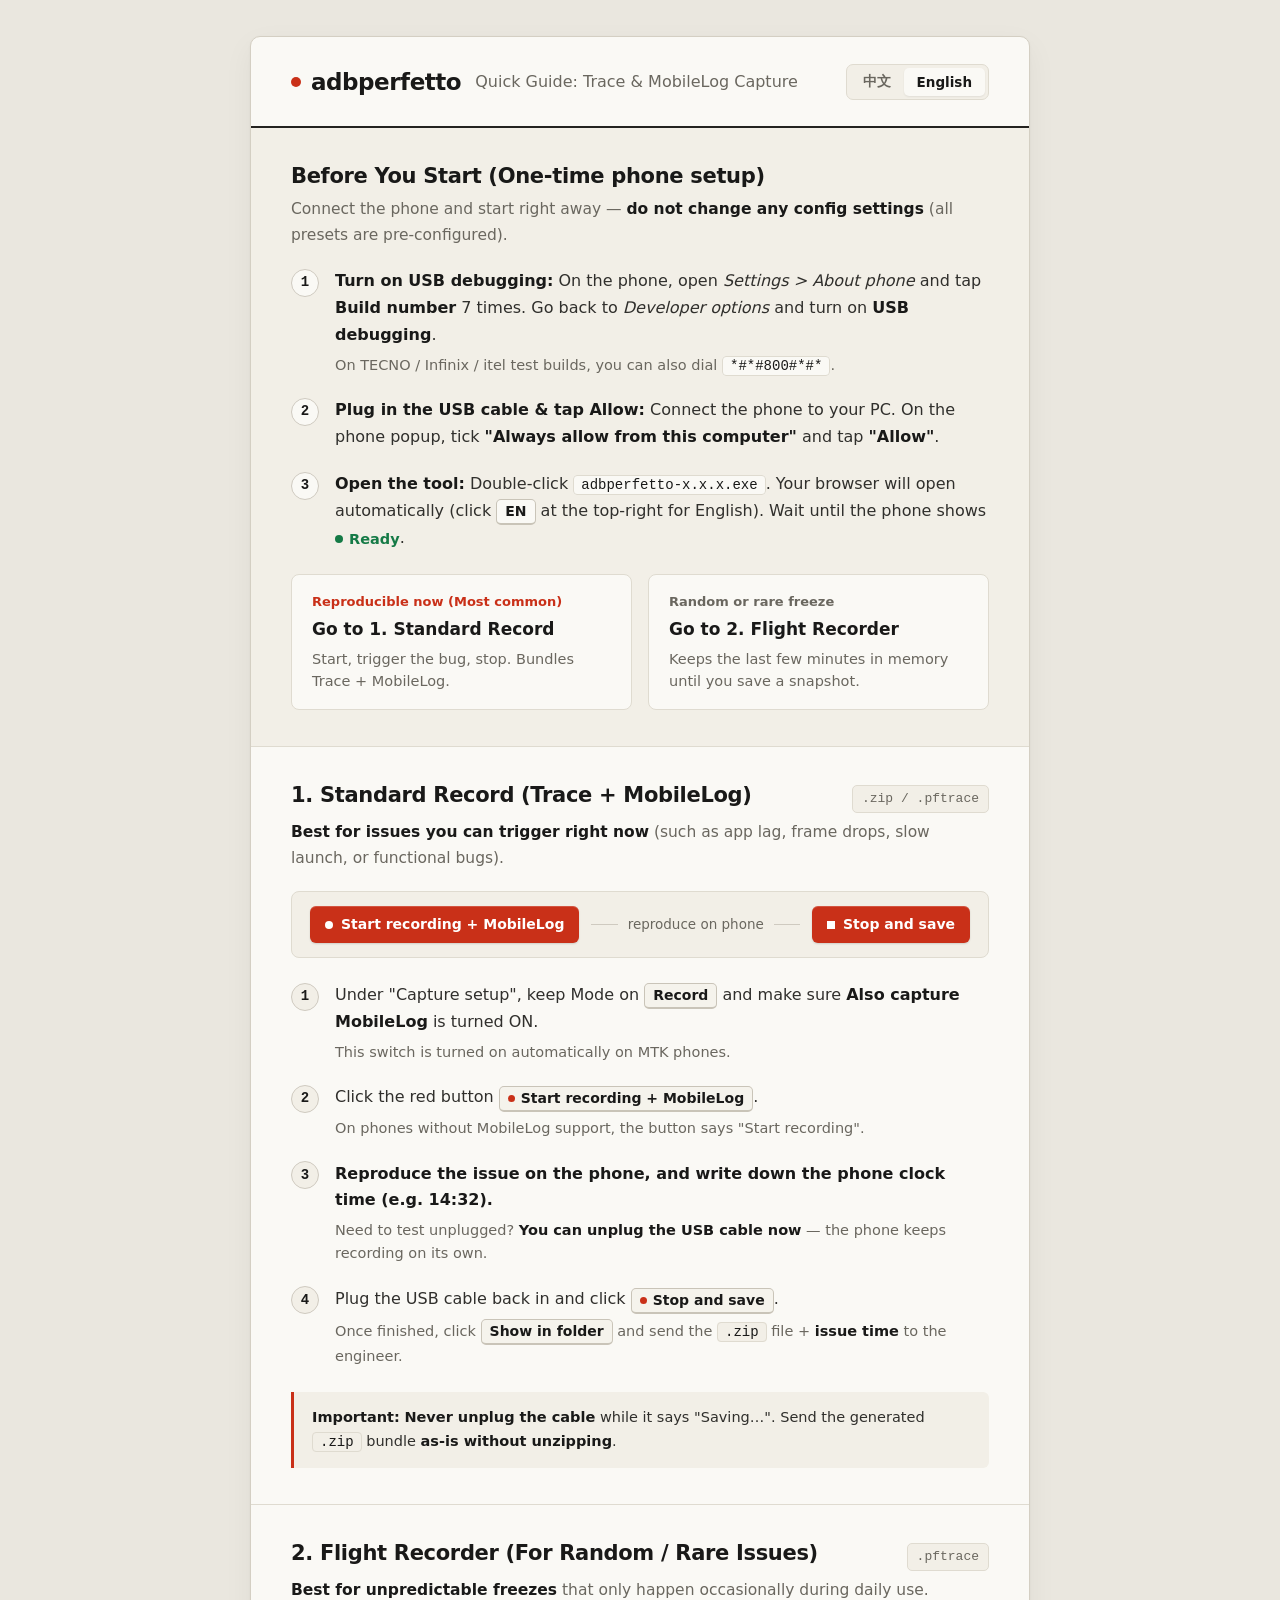
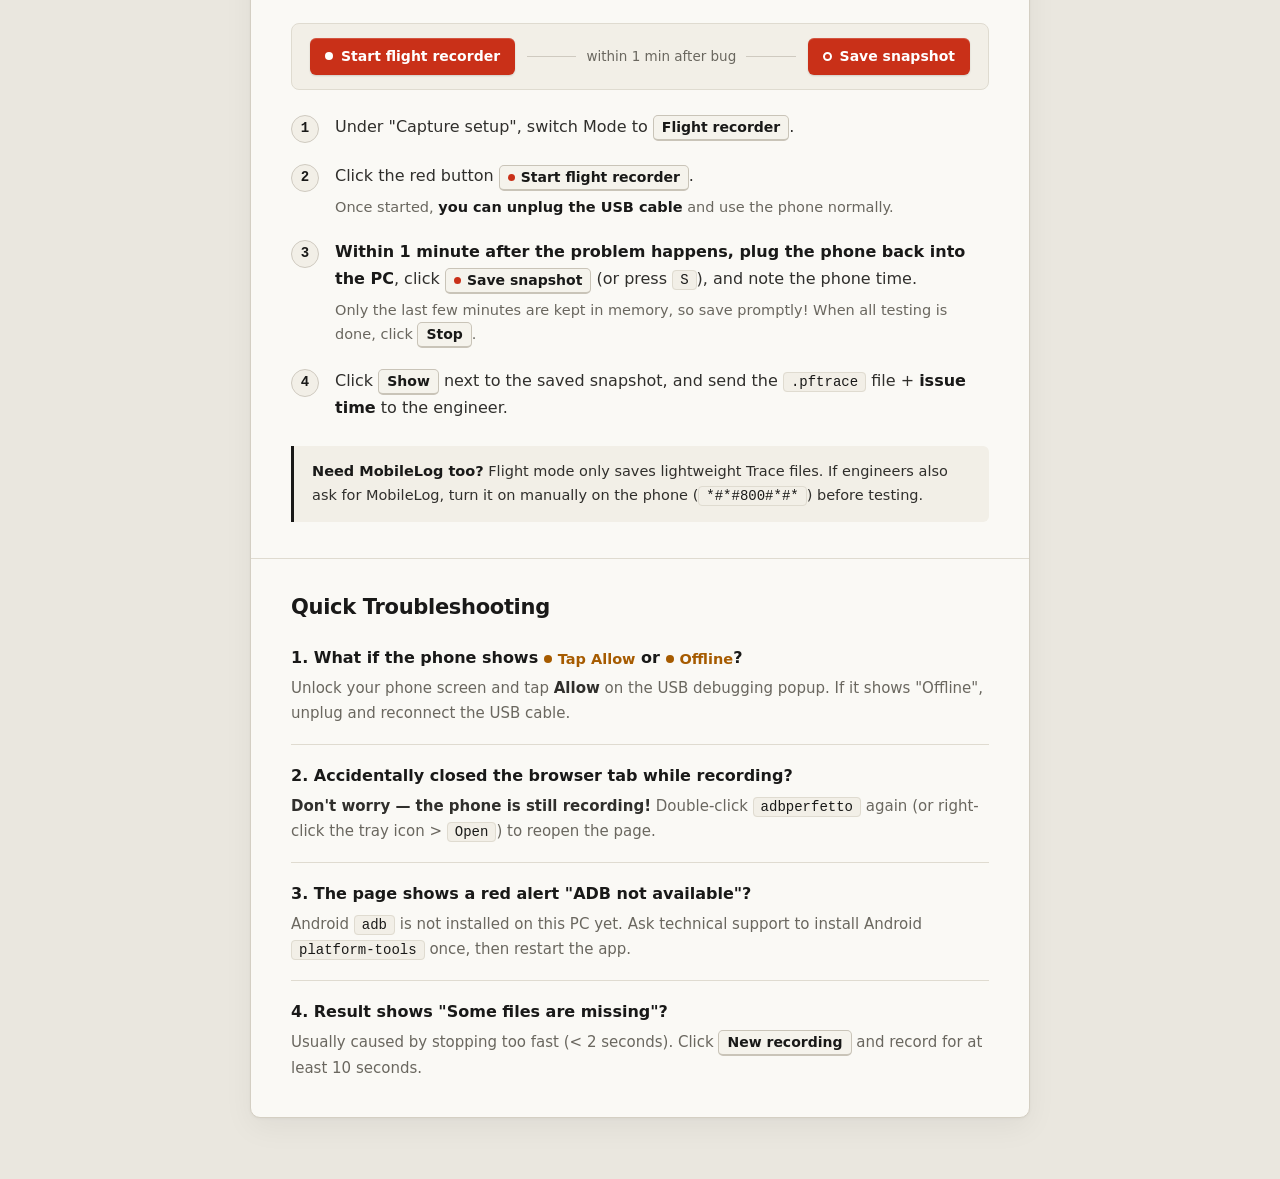
<file: docs/adbperfetto-user-guide.html>
<!DOCTYPE html>
<html lang="zh-CN">
<head>
<meta charset="utf-8">
<meta name="viewport" content="width=device-width, initial-scale=1">
<title>adbperfetto — 操作说明 / User Guide</title>
<style>
  :root {
    --bg-outer: #EAE7DF;
    --bg-paper: #FAF9F5;
    --bg-subtle: #F2EFE7;
    --bg-key: #F5F3EC;
    --rule: #DFDBD0;
    --rule-strong: #242320;
    --ink: #191918;
    --ink-body: #302F2C;
    --muted: #6A675F;
    --signal: #C93018;
    --live: #157A46;
    --amber: #A65B00;
    --font: "Segoe UI Variable Text", "Segoe UI", "PingFang SC",
            "Hiragino Sans GB", "Microsoft YaHei UI", system-ui, sans-serif;
    --mono: "Cascadia Mono", Consolas, monospace;
  }

  * { box-sizing: border-box; margin: 0; padding: 0; }

  html { scroll-behavior: smooth; }

  body {
    background: var(--bg-outer);
    color: var(--ink-body);
    font-family: var(--font);
    font-size: 16px;
    line-height: 1.75;
    padding: 36px 18px 64px;
    -webkit-font-smoothing: antialiased;
  }

  html[data-lang="en"] body {
    line-height: 1.68;
  }

  html[data-lang="zh"] [lang-en] { display: none !important; }
  html[data-lang="en"] [lang-zh] { display: none !important; }

  .sheet {
    max-width: 780px;
    margin: 0 auto;
    background: var(--bg-paper);
    border: 1px solid #D4CFC3;
    border-radius: 10px;
    box-shadow: 0 10px 30px rgba(25, 25, 24, 0.05),
                0 1px 3px rgba(25, 25, 24, 0.04);
    overflow: hidden;
  }

  .masthead {
    display: flex;
    align-items: center;
    justify-content: space-between;
    gap: 16px;
    padding: 26px 40px 24px;
    border-bottom: 2px solid var(--rule-strong);
  }
  .brand-group {
    display: flex;
    align-items: baseline;
    gap: 14px;
    flex-wrap: wrap;
  }
  .brand {
    font-size: 23px;
    font-weight: 800;
    color: var(--ink);
    letter-spacing: -0.02em;
    display: inline-flex;
    align-items: center;
    gap: 10px;
  }
  .brand-led {
    width: 10px;
    height: 10px;
    border-radius: 50%;
    background: var(--signal);
    flex-shrink: 0;
  }
  .doc-title {
    font-size: 16px;
    font-weight: 500;
    color: var(--muted);
  }

  .lang-toggle {
    display: inline-flex;
    background: var(--bg-subtle);
    border: 1px solid var(--rule);
    border-radius: 7px;
    padding: 3px;
    flex-shrink: 0;
  }
  .lang-btn {
    border: none;
    background: transparent;
    padding: 5px 13px;
    border-radius: 5px;
    font-family: inherit;
    font-size: 13.5px;
    font-weight: 600;
    color: var(--muted);
    cursor: pointer;
  }
  .lang-btn:focus-visible {
    outline: 2px solid var(--ink);
    outline-offset: 1px;
  }
  .lang-btn.active {
    background: var(--bg-paper);
    color: var(--ink);
    box-shadow: 0 1px 2px rgba(0, 0, 0, 0.07);
  }

  .section {
    padding: 34px 40px 36px;
    border-bottom: 1px solid var(--rule);
  }
  .section:last-child {
    border-bottom: none;
  }
  .section-tinted {
    background: var(--bg-subtle);
  }

  .sec-header {
    margin-bottom: 20px;
  }
  .sec-title-row {
    display: flex;
    align-items: baseline;
    justify-content: space-between;
    gap: 12px;
    flex-wrap: wrap;
    margin-bottom: 6px;
  }
  .section h2 {
    font-size: 21px;
    font-weight: 700;
    color: var(--ink);
    letter-spacing: -0.015em;
    line-height: 1.35;
  }
  .sec-lead {
    font-size: 15.5px;
    color: var(--muted);
  }
  .sec-lead b {
    color: var(--ink);
  }
  .output-tag {
    font-family: var(--mono);
    font-size: 13px;
    color: var(--muted);
    background: var(--bg-subtle);
    border: 1px solid var(--rule);
    border-radius: 5px;
    padding: 2px 9px;
    white-space: nowrap;
  }

  .quick-nav {
    display: grid;
    grid-template-columns: 1fr 1fr;
    gap: 16px;
    margin-top: 22px;
  }
  .nav-card {
    display: block;
    background: var(--bg-paper);
    border: 1px solid var(--rule);
    border-radius: 8px;
    padding: 16px 20px;
    text-decoration: none;
    color: inherit;
    transition: border-color 0.15s, transform 0.15s;
  }
  .nav-card:hover {
    border-color: var(--ink);
  }
  .nav-card-eyebrow {
    font-size: 13px;
    font-weight: 600;
    color: var(--signal);
    margin-bottom: 3px;
  }
  .nav-card:last-child .nav-card-eyebrow {
    color: var(--muted);
  }
  .nav-card-title {
    font-size: 17px;
    font-weight: 700;
    color: var(--ink);
    margin-bottom: 4px;
  }
  .nav-card-desc {
    font-size: 14.5px;
    color: var(--muted);
    line-height: 1.55;
  }

  .deck-preview {
    background: var(--bg-subtle);
    border: 1px solid var(--rule);
    border-radius: 8px;
    padding: 14px 18px;
    margin-bottom: 24px;
    display: flex;
    align-items: center;
    gap: 12px;
    flex-wrap: wrap;
  }
  .mock-trigger {
    display: inline-flex;
    align-items: center;
    gap: 8px;
    background: var(--signal);
    color: #FFFFFF;
    font-size: 14px;
    font-weight: 700;
    padding: 7px 15px;
    border-radius: 6px;
    box-shadow: inset 0 1px 0 rgba(255, 255, 255, 0.18),
                0 1px 2px rgba(0, 0, 0, 0.14);
    white-space: nowrap;
  }
  .glyph-rec {
    width: 8px;
    height: 8px;
    border-radius: 50%;
    background: #FFFFFF;
  }
  .glyph-stop {
    width: 8px;
    height: 8px;
    background: #FFFFFF;
  }
  .glyph-snap {
    width: 9px;
    height: 9px;
    border-radius: 50%;
    border: 2px solid #FFFFFF;
  }
  .flow-line {
    flex: 1;
    min-width: 60px;
    display: flex;
    align-items: center;
    gap: 10px;
    font-size: 13.5px;
    color: var(--muted);
    white-space: nowrap;
  }
  .flow-line::before,
  .flow-line::after {
    content: "";
    flex: 1;
    height: 1px;
    background: #CFCAC0;
  }

  .step-list {
    list-style: none;
    display: grid;
    gap: 20px;
  }
  .step-list li {
    display: grid;
    grid-template-columns: 30px 1fr;
    gap: 14px;
    align-items: baseline;
  }
  .step-num {
    font-family: var(--mono);
    font-size: 14px;
    font-weight: 700;
    width: 28px;
    height: 28px;
    border-radius: 50%;
    background: var(--bg-subtle);
    border: 1px solid #CFCAC0;
    color: var(--ink);
    display: inline-flex;
    align-items: center;
    justify-content: center;
  }
  .section-tinted .step-num {
    background: var(--bg-paper);
  }
  .step-main {
    font-size: 16px;
    color: var(--ink-body);
  }
  .step-main b {
    color: var(--ink);
    font-weight: 700;
  }
  .step-sub {
    display: block;
    margin-top: 5px;
    font-size: 14.5px;
    line-height: 1.6;
    color: var(--muted);
  }

  .keycap {
    display: inline-flex;
    align-items: center;
    gap: 6px;
    background: var(--bg-key);
    border: 1px solid #C9C4B8;
    border-bottom-width: 2px;
    border-radius: 5px;
    padding: 1px 8px;
    font-size: 14px;
    font-weight: 600;
    color: var(--ink);
    line-height: 1.5;
    white-space: nowrap;
  }
  .section-tinted .keycap {
    background: var(--bg-paper);
  }
  .keycap .dot-rec {
    width: 7px;
    height: 7px;
    border-radius: 50%;
    background: var(--signal);
  }
  .status-chip {
    display: inline-flex;
    align-items: center;
    gap: 6px;
    font-size: 14.5px;
    font-weight: 700;
    white-space: nowrap;
  }
  .status-chip.ready { color: var(--live); }
  .status-chip.ready::before {
    content: "";
    width: 8px;
    height: 8px;
    border-radius: 50%;
    background: var(--live);
  }
  .status-chip.warn { color: var(--amber); }
  .status-chip.warn::before {
    content: "";
    width: 8px;
    height: 8px;
    border-radius: 50%;
    background: var(--amber);
  }
  .mono {
    font-family: var(--mono);
    font-size: 14px;
    background: var(--bg-subtle);
    border: 1px solid var(--rule);
    padding: 1px 7px;
    border-radius: 4px;
    color: var(--ink);
    white-space: nowrap;
  }
  .section-tinted .mono {
    background: var(--bg-paper);
  }

  .guardrail {
    margin-top: 24px;
    padding: 14px 18px;
    background: var(--bg-subtle);
    border-left: 3px solid var(--ink);
    border-radius: 0 6px 6px 0;
    font-size: 14.5px;
    line-height: 1.65;
    color: var(--ink-body);
  }
  .guardrail.critical {
    border-left-color: var(--signal);
  }
  .guardrail b {
    color: var(--ink);
  }

  .faq-list {
    display: grid;
    gap: 18px;
  }
  .faq-row {
    padding-top: 18px;
    border-top: 1px solid var(--rule);
  }
  .faq-row:first-child {
    padding-top: 4px;
    border-top: none;
  }
  .faq-q {
    font-size: 16px;
    font-weight: 700;
    color: var(--ink);
    margin-bottom: 4px;
  }
  .faq-a {
    font-size: 15px;
    color: var(--muted);
    line-height: 1.65;
  }
  .faq-a b {
    color: var(--ink-body);
  }

  @media (max-width: 640px) {
    body { padding: 14px 10px 36px; font-size: 15.5px; }
    .masthead, .section {
      padding-left: 22px;
      padding-right: 22px;
    }
    .quick-nav { grid-template-columns: 1fr; gap: 12px; }
    .deck-preview {
      flex-direction: column;
      align-items: stretch;
      gap: 8px;
    }
    .mock-trigger { justify-content: center; }
    .flow-line { justify-content: center; }
  }

  @media print {
    body { background: #FFFFFF; padding: 0; font-size: 14px; }
    .sheet { border: none; box-shadow: none; max-width: none; }
    .lang-toggle { display: none; }
    .section { break-inside: avoid; padding: 22px 0; }
  }
</style>
</head>
<body>

<main class="sheet">

  <header class="masthead">
    <div class="brand-group">
      <span class="brand"><span class="brand-led"></span>adbperfetto</span>
      <span class="doc-title" lang-zh>Trace 与 MobileLog 采集操作说明</span>
      <span class="doc-title" lang-en>Quick Guide: Trace &amp; MobileLog Capture</span>
    </div>
    <div class="lang-toggle" role="group" aria-label="Language">
      <button class="lang-btn" id="btn-zh" onclick="setLang('zh')">中文</button>
      <button class="lang-btn" id="btn-en" onclick="setLang('en')">English</button>
    </div>
  </header>

  <section class="section section-tinted">
    <div class="sec-header">
      <div class="sec-title-row">
        <h2 lang-zh>准备工作（每台手机只需设置一次）</h2>
        <h2 lang-en>Before You Start (One-time phone setup)</h2>
      </div>
      <p class="sec-lead" lang-zh>连接好手机即可直接开始，<b>无需修改任何配置参数</b>（所有预设与时长已默认配好）。</p>
      <p class="sec-lead" lang-en>Connect the phone and start right away &mdash; <b>do not change any config settings</b> (all presets are pre-configured).</p>
    </div>

    <ol class="step-list">
      <li>
        <span class="step-num">1</span>
        <div class="step-main">
          <span lang-zh><b>打开手机 USB 调试：</b>进入手机「设置 &gt; 关于手机」，连续点击 7 次<b>版本号</b>；返回进入「开发者选项」，打开 <b>USB 调试</b>。<span class="step-sub">传音测试机（TECNO / Infinix / itel）也可以直接在拨号盘输入 <span class="mono">*#*#800#*#*</span> 开启。</span></span>
          <span lang-en><b>Turn on USB debugging:</b> On the phone, open <i>Settings &gt; About phone</i> and tap <b>Build number</b> 7 times. Go back to <i>Developer options</i> and turn on <b>USB debugging</b>.<span class="step-sub">On TECNO / Infinix / itel test builds, you can also dial <span class="mono">*#*#800#*#*</span>.</span></span>
        </div>
      </li>
      <li>
        <span class="step-num">2</span>
        <div class="step-main">
          <span lang-zh><b>连接电脑并点按“允许”：</b>用 USB 数据线连接手机与电脑，在手机弹出的授权框中勾选<b>「始终允许使用这台计算机」</b>，点击<b>「允许」</b>。</span>
          <span lang-en><b>Plug in the USB cable &amp; tap Allow:</b> Connect the phone to your PC. On the phone popup, tick <b>"Always allow from this computer"</b> and tap <b>"Allow"</b>.</span>
        </div>
      </li>
      <li>
        <span class="step-num">3</span>
        <div class="step-main">
          <span lang-zh><b>双击打开软件：</b>运行电脑上的 <span class="mono">adbperfetto-x.x.x.exe</span>，浏览器会自动打开页面，看到左侧手机旁显示 <span class="status-chip ready">就绪</span> 即可。<span class="step-sub">如需切换软件界面语言，点击页面右上角的 <span class="keycap">中 | EN</span> 即可。</span></span>
          <span lang-en><b>Open the tool:</b> Double-click <span class="mono">adbperfetto-x.x.x.exe</span>. Your browser will open automatically (click <span class="keycap">EN</span> at the top-right for English). Wait until the phone shows <span class="status-chip ready">Ready</span>.</span>
        </div>
      </li>
    </ol>

    <div class="quick-nav">
      <a class="nav-card" href="#mode-record">
        <div class="nav-card-eyebrow" lang-zh>问题能复现（最常用）</div>
        <div class="nav-card-eyebrow" lang-en>Reproducible now (Most common)</div>
        <div class="nav-card-title" lang-zh>看「方式一：普通录制」</div>
        <div class="nav-card-title" lang-en>Go to 1. Standard Record</div>
        <div class="nav-card-desc" lang-zh>像录像机：点开始、复现问题、点停止，自动打包全套日志。</div>
        <div class="nav-card-desc" lang-en>Start, trigger the bug, stop. Bundles Trace + MobileLog.</div>
      </a>
      <a class="nav-card" href="#mode-flight">
        <div class="nav-card-eyebrow" lang-zh>偶现问题（不知何时出现）</div>
        <div class="nav-card-eyebrow" lang-en>Random or rare freeze</div>
        <div class="nav-card-title" lang-zh>看「方式二：飞行记录」</div>
        <div class="nav-card-title" lang-en>Go to 2. Flight Recorder</div>
        <div class="nav-card-desc" lang-zh>像行车记录仪：后台循环记最近几分钟，刚卡顿时存快照。</div>
        <div class="nav-card-desc" lang-en>Keeps the last few minutes in memory until you save a snapshot.</div>
      </a>
    </div>
  </section>

  <section class="section" id="mode-record">
    <div class="sec-header">
      <div class="sec-title-row">
        <h2 lang-zh>方式一：普通录制（同时抓 Trace + MobileLog）</h2>
        <h2 lang-en>1. Standard Record (Trace + MobileLog)</h2>
        <span class="output-tag">.zip / .pftrace</span>
      </div>
      <p class="sec-lead" lang-zh><b>适合：现在就能操作复现的问题</b>（例如点开应用卡顿、掉帧、启动慢、功能异常）。</p>
      <p class="sec-lead" lang-en><b>Best for issues you can trigger right now</b> (such as app lag, frame drops, slow launch, or functional bugs).</p>
    </div>

    <div class="deck-preview" aria-hidden="true">
      <span class="mock-trigger"><span class="glyph-rec"></span><span lang-zh>开始录制（含 MobileLog）</span><span lang-en>Start recording + MobileLog</span></span>
      <span class="flow-line"><span lang-zh>手机复现问题</span><span lang-en>reproduce on phone</span></span>
      <span class="mock-trigger"><span class="glyph-stop"></span><span lang-zh>停止并保存</span><span lang-en>Stop and save</span></span>
    </div>

    <ol class="step-list">
      <li>
        <span class="step-num">1</span>
        <div class="step-main">
          <span lang-zh>在页面下方「采集参数」中，确认模式为 <span class="keycap">录制</span>，并打开 <b>同时抓取 MobileLog</b> 开关。<span class="step-sub">MTK 芯片手机连接后默认已自动打开该开关。</span></span>
          <span lang-en>Under "Capture setup", keep Mode on <span class="keycap">Record</span> and make sure <b>Also capture MobileLog</b> is turned ON.<span class="step-sub">This switch is turned on automatically on MTK phones.</span></span>
        </div>
      </li>
      <li>
        <span class="step-num">2</span>
        <div class="step-main">
          <span lang-zh>点击左上角红色按钮 <span class="keycap"><span class="dot-rec"></span>开始录制（含 MobileLog）</span>。<span class="step-sub">不支持 MobileLog 的机型会显示为「开始录制」，直接点击即可。</span></span>
          <span lang-en>Click the red button <span class="keycap"><span class="dot-rec"></span>Start recording + MobileLog</span>.<span class="step-sub">On phones without MobileLog support, the button says "Start recording".</span></span>
        </div>
      </li>
      <li>
        <span class="step-num">3</span>
        <div class="step-main">
          <span lang-zh><b>在手机上复现问题，并记下问题发生时的手机时间（例如 14:32）。</b><span class="step-sub">如果需要手持或出门测试，开始录制后<b>可以直接拔掉 USB 数据线</b>，手机自己会继续录制。</span></span>
          <span lang-en><b>Reproduce the issue on the phone, and write down the phone clock time (e.g. 14:32).</b><span class="step-sub">Need to test unplugged? <b>You can unplug the USB cable now</b> &mdash; the phone keeps recording on its own.</span></span>
        </div>
      </li>
      <li>
        <span class="step-num">4</span>
        <div class="step-main">
          <span lang-zh>复现完成后，插回数据线，点击 <span class="keycap"><span class="dot-rec"></span>停止并保存</span>。<span class="step-sub">等保存完成出现对勾后，点击 <span class="keycap">在文件夹中显示</span>，把生成的 <span class="mono">.zip</span> 压缩包和<b>问题发生时间点</b>一起发给研发。</span></span>
          <span lang-en>Plug the USB cable back in and click <span class="keycap"><span class="dot-rec"></span>Stop and save</span>.<span class="step-sub">Once finished, click <span class="keycap">Show in folder</span> and send the <span class="mono">.zip</span> file + <b>issue time</b> to the engineer.</span></span>
        </div>
      </li>
    </ol>

    <div class="guardrail critical">
      <span lang-zh><b>两个必看注意：</b>页面显示「保存中…」时<b>千万不要拔掉数据线</b>；抓完生成的 <span class="mono">.zip</span> 压缩包<b>请不要解压或删改</b>，原封不动直接发送。</span>
      <span lang-en><b>Important:</b> <b>Never unplug the cable</b> while it says "Saving…". Send the generated <span class="mono">.zip</span> bundle <b>as-is without unzipping</b>.</span>
    </div>
  </section>

  <section class="section" id="mode-flight">
    <div class="sec-header">
      <div class="sec-title-row">
        <h2 lang-zh>方式二：飞行记录（专抓偶现问题）</h2>
        <h2 lang-en>2. Flight Recorder (For Random / Rare Issues)</h2>
        <span class="output-tag">.pftrace</span>
      </div>
      <p class="sec-lead" lang-zh><b>适合：不知道什么时候才出现的偶现卡顿</b>（可能用半天手机才遇到一次）。</p>
      <p class="sec-lead" lang-en><b>Best for unpredictable freezes</b> that only happen occasionally during daily use.</p>
    </div>

    <div class="deck-preview" aria-hidden="true">
      <span class="mock-trigger"><span class="glyph-rec"></span><span lang-zh>启动飞行记录</span><span lang-en>Start flight recorder</span></span>
      <span class="flow-line"><span lang-zh>问题刚出现 1 分钟内</span><span lang-en>within 1 min after bug</span></span>
      <span class="mock-trigger"><span class="glyph-snap"></span><span lang-zh>保存快照</span><span lang-en>Save snapshot</span></span>
    </div>

    <ol class="step-list">
      <li>
        <span class="step-num">1</span>
        <div class="step-main">
          <span lang-zh>在页面下方「采集参数」中，把模式切换为 <span class="keycap">飞行记录</span>。</span>
          <span lang-en>Under "Capture setup", switch Mode to <span class="keycap">Flight recorder</span>.</span>
        </div>
      </li>
      <li>
        <span class="step-num">2</span>
        <div class="step-main">
          <span lang-zh>点击左上角红色按钮 <span class="keycap"><span class="dot-rec"></span>启动飞行记录</span>。<span class="step-sub">启动成功后<b>可以拔掉数据线</b>，像平时一样正常使用手机。</span></span>
          <span lang-en>Click the red button <span class="keycap"><span class="dot-rec"></span>Start flight recorder</span>.<span class="step-sub">Once started, <b>you can unplug the USB cable</b> and use the phone normally.</span></span>
        </div>
      </li>
      <li>
        <span class="step-num">3</span>
        <div class="step-main">
          <span lang-zh><b>一旦问题刚刚出现，请立即（1 分钟内）把手机插回电脑</b>，点击 <span class="keycap"><span class="dot-rec"></span>保存快照</span>（或按键盘 <span class="mono">S</span> 键），并记下手机时间。<span class="step-sub">手机内存只循环保留最近几分钟，太晚保存会把刚才的问题画面覆盖掉。Android 15 及以上支持多次保存快照；全部测试结束后点旁边的 <span class="keycap">停止</span> 即可。</span></span>
          <span lang-en><b>Within 1 minute after the problem happens, plug the phone back into the PC</b>, click <span class="keycap"><span class="dot-rec"></span>Save snapshot</span> (or press <span class="mono">S</span>), and note the phone time.<span class="step-sub">Only the last few minutes are kept in memory, so save promptly! When all testing is done, click <span class="keycap">Stop</span>.</span></span>
        </div>
      </li>
      <li>
        <span class="step-num">4</span>
        <div class="step-main">
          <span lang-zh>在文件列表旁点击 <span class="keycap">显示</span>，把保存下来的 <span class="mono">.pftrace</span> 文件和<b>问题发生时间点</b>发给研发。</span>
          <span lang-en>Click <span class="keycap">Show</span> next to the saved snapshot, and send the <span class="mono">.pftrace</span> file + <b>issue time</b> to the engineer.</span>
        </div>
      </li>
    </ol>

    <div class="guardrail">
      <span lang-zh><b>如果研发要求偶现问题也提供 MobileLog：</b>飞行记录只保存轻量 Trace 快照；可在开始测试前先用手机拨号 <span class="mono">*#*#800#*#*</span> 手动打开 MobileLog，抓完快照后再导出手机日志。</span>
      <span lang-en><b>Need MobileLog too?</b> Flight mode only saves lightweight Trace files. If engineers also ask for MobileLog, turn it on manually on the phone (<span class="mono">*#*#800#*#*</span>) before testing.</span>
    </div>
  </section>

  <section class="section">
    <div class="sec-header">
      <h2 lang-zh>常见问题处理</h2>
      <h2 lang-en>Quick Troubleshooting</h2>
    </div>

    <div class="faq-list">
      <div class="faq-row">
        <div class="faq-q" lang-zh>1. 手机名字旁显示 <span class="status-chip warn">点按允许</span> 或 <span class="status-chip warn">离线</span> 怎么办？</div>
        <div class="faq-q" lang-en>1. What if the phone shows <span class="status-chip warn">Tap Allow</span> or <span class="status-chip warn">Offline</span>?</div>
        <div class="faq-a" lang-zh>请先解锁手机屏幕，在弹出的「允许 USB 调试吗？」窗口点<b>「允许」</b>。如果显示「离线」，请拔下 USB 数据线重插一次，尽量使用原装数据线。</div>
        <div class="faq-a" lang-en>Unlock your phone screen and tap <b>Allow</b> on the USB debugging popup. If it shows "Offline", unplug and reconnect the USB cable.</div>
      </div>

      <div class="faq-row">
        <div class="faq-q" lang-zh>2. 录制中途不小心把浏览器网页关掉了怎么办？</div>
        <div class="faq-q" lang-en>2. Accidentally closed the browser tab while recording?</div>
        <div class="faq-a" lang-zh><b>不用慌，手机还在继续录！</b>再次双击运行 <span class="mono">adbperfetto</span> 程序（或右键点击电脑右下角托盘小图标选 <span class="mono">Open</span>），网页就会重新打开并自动恢复进度。</div>
        <div class="faq-a" lang-en><b>Don't worry &mdash; the phone is still recording!</b> Double-click <span class="mono">adbperfetto</span> again (or right-click the tray icon &gt; <span class="mono">Open</span>) to reopen the page.</div>
      </div>

      <div class="faq-row">
        <div class="faq-q" lang-zh>3. 打开软件提示红色「ADB 不可用」？</div>
        <div class="faq-q" lang-en>3. The page shows a red alert "ADB not available"?</div>
        <div class="faq-a" lang-zh>说明这台电脑还没有安装安卓连接工具。请联系现场技术同事帮忙安装一次 <span class="mono">platform-tools (adb)</span>，之后重启本软件即可。</div>
        <div class="faq-a" lang-en>Android <span class="mono">adb</span> is not installed on this PC yet. Ask technical support to install Android <span class="mono">platform-tools</span> once, then restart the app.</div>
      </div>

      <div class="faq-row">
        <div class="faq-q" lang-zh>4. 录制完成后提示「部分文件缺失」？</div>
        <div class="faq-q" lang-en>4. Result shows "Some files are missing"?</div>
        <div class="faq-a" lang-zh>通常是因为刚点开始不到两秒就马上点了停止，手机日志还没来得及写入。点击 <span class="keycap">新录制</span>，重新录制至少 10 秒以上即可。</div>
        <div class="faq-a" lang-en>Usually caused by stopping too fast (&lt; 2 seconds). Click <span class="keycap">New recording</span> and record for at least 10 seconds.</div>
      </div>
    </div>
  </section>

</main>

<script>
  function setLang(lang) {
    var v = lang === "en" ? "en" : "zh";
    document.documentElement.setAttribute("data-lang", v);
    document.getElementById("btn-zh").classList.toggle("active", v === "zh");
    document.getElementById("btn-en").classList.toggle("active", v === "en");
    try { localStorage.setItem("adbperfetto.guide.lang", v); } catch (e) {}
  }
  (function () {
    var saved = null;
    try { saved = localStorage.getItem("adbperfetto.guide.lang"); } catch (e) {}
    if (saved === "zh" || saved === "en") {
      setLang(saved);
    } else {
      var nav = (navigator.language || "").toLowerCase();
      setLang(nav.indexOf("zh") === 0 ? "zh" : "en");
    }
  })();
</script>
</body>
</html>
</file>
